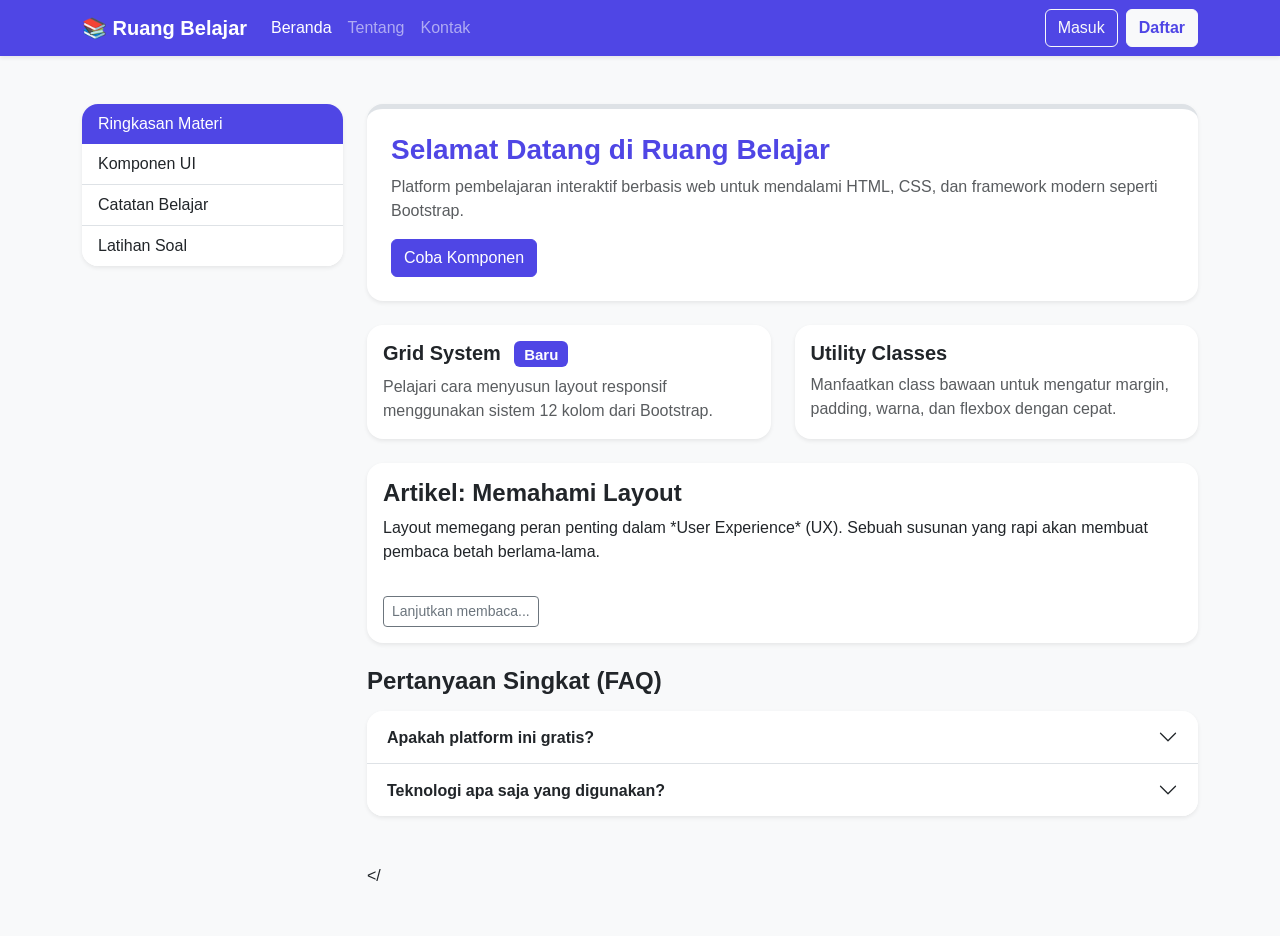
<file: index.html>
<!DOCTYPE html>
<html lang="id">
<head>
    <meta charset="UTF-8">
    <meta name="viewport" content="width=device-width, initial-scale=1.0">
    <title>Ruang Belajar - Beranda</title>
    <link href="https://cdn.jsdelivr.net/npm/bootstrap@5.3.2/dist/css/bootstrap.min.css" rel="stylesheet">
    <link rel="stylesheet" href="style.css">
</head>
<body class="bg-light">
    <nav class="navbar navbar-expand-lg navbar-dark bg-indigo sticky-top shadow-sm">
        <div class="container-xl">
            <a class="navbar-brand fw-bold" href="index.html">📚 Ruang Belajar</a>
            <button class="navbar-toggler" type="button" data-bs-toggle="collapse" data-bs-target="#navMenu">
                <span class="navbar-toggler-icon"></span>
            </button>
            <div class="collapse navbar-collapse" id="navMenu">
                <ul class="navbar-nav me-auto mb-2 mb-lg-0">
                    <li class="nav-item"><a class="nav-link active" href="index.html">Beranda</a></li>
                    <li class="nav-item"><a class="nav-link" href="#" data-bs-toggle="modal" data-bs-target="#modalTentang">Tentang</a></li>
                    <li class="nav-item"><a class="nav-link" href="#" data-bs-toggle="modal" data-bs-target="#modalKontak">Kontak</a></li>
                </ul>
                <div class="d-flex gap-2">
                    <a href="login.html" class="btn btn-outline-light">Masuk</a>
                    <a href="register.html" class="btn btn-light text-indigo fw-semibold">Daftar</a>
                </div>
            </div>
        </div>
    </nav>

    <div class="container-xl my-5">
        <div class="row g-4">
            <aside class="col-lg-3">
                <div class="card border-0 shadow-sm rounded-4 sticky-sidebar">
                    <div class="card-body p-0">
                        <div class="list-group list-group-flush rounded-4">
                            <a href="#" class="list-group-item list-group-item-action active bg-indigo border-0">Ringkasan Materi</a>
                            <a href="#" class="list-group-item list-group-item-action">Komponen UI</a>
                            <a href="#" class="list-group-item list-group-item-action">Catatan Belajar</a>
                            <a href="#" class="list-group-item list-group-item-action">Latihan Soal</a>
                        </div>
                    </div>
                </div>
            </aside>

            <main class="col-lg-9">
                <div class="p-4 bg-white shadow-sm rounded-4 mb-4 border-top border-5 border-indigo">
                    <h1 class="h3 fw-bold text-indigo">Selamat Datang di Ruang Belajar</h1>
                    <p class="text-muted">Platform pembelajaran interaktif berbasis web untuk mendalami HTML, CSS, dan framework modern seperti Bootstrap.</p>
                    <button class="btn btn-indigo text-white" data-bs-toggle="modal" data-bs-target="#modalKomponen">Coba Komponen</button>
                </div>

                <div class="row g-4 mb-4">
                    <div class="col-md-6">
                        <div class="card h-100 border-0 shadow-sm rounded-4">
                            <div class="card-body">
                                <h5 class="card-title fw-bold">Grid System <span class="badge bg-indigo ms-2">Baru</span></h5>
                                <p class="card-text text-muted">Pelajari cara menyusun layout responsif menggunakan sistem 12 kolom dari Bootstrap.</p>
                            </div>
                        </div>
                    </div>
                    <div class="col-md-6">
                        <div class="card h-100 border-0 shadow-sm rounded-4">
                            <div class="card-body">
                                <h5 class="card-title fw-bold">Utility Classes</h5>
                                <p class="card-text text-muted">Manfaatkan class bawaan untuk mengatur margin, padding, warna, dan flexbox dengan cepat.</p>
                            </div>
                        </div>
                    </div>
                </div>

                <div class="card border-0 shadow-sm rounded-4 mb-4">
                    <div class="card-body">
                        <h4 class="fw-bold">Artikel: Memahami Layout</h4>
                        <p>Layout memegang peran penting dalam *User Experience* (UX). Sebuah susunan yang rapi akan membuat pembaca betah berlama-lama.</p>
                        <div class="collapse mt-3" id="collapseArtikel">
                            <div class="p-3 bg-light rounded-3 border">
                                Ini adalah konten tambahan dari artikel yang disembunyikan. Dengan komponen Collapse Bootstrap, kita dapat menghemat ruang di layar terutama untuk pengguna smartphone.
                            </div>
                        </div>
                        <button class="btn btn-outline-secondary btn-sm mt-3" type="button" data-bs-toggle="collapse" data-bs-target="#collapseArtikel">
                            Lanjutkan membaca...
                        </button>
                    </div>
                </div>

                <h4 class="fw-bold mb-3">Pertanyaan Singkat (FAQ)</h4>
                <div class="accordion shadow-sm mb-5 rounded-4 overflow-hidden" id="faqAccordion">
                    <div class="accordion-item border-0 border-bottom">
                        <h2 class="accordion-header">
                            <button class="accordion-button collapsed fw-semibold" type="button" data-bs-toggle="collapse" data-bs-target="#faq1">
                                Apakah platform ini gratis?
                            </button>
                        </h2>
                        <div id="faq1" class="accordion-collapse collapse" data-bs-parent="#faqAccordion">
                            <div class="accordion-body">Ya, seluruh materi di Ruang Belajar dapat diakses secara gratis.</div>
                        </div>
                    </div>
                    <div class="accordion-item border-0">
                        <h2 class="accordion-header">
                            <button class="accordion-button collapsed fw-semibold" type="button" data-bs-toggle="collapse" data-bs-target="#faq2">
                                Teknologi apa saja yang digunakan?
                            </button>
                        </h2>
                        <div id="faq2" class="accordion-collapse collapse" data-bs-parent="#faqAccordion">
                            <div class="accordion-body">Website ini murni dibangun menggunakan HTML5, CSS3, JavaScript Vanilla, dan Bootstrap 5.</div>
                        </div>
                    </div>
                </div>
            </
</file>
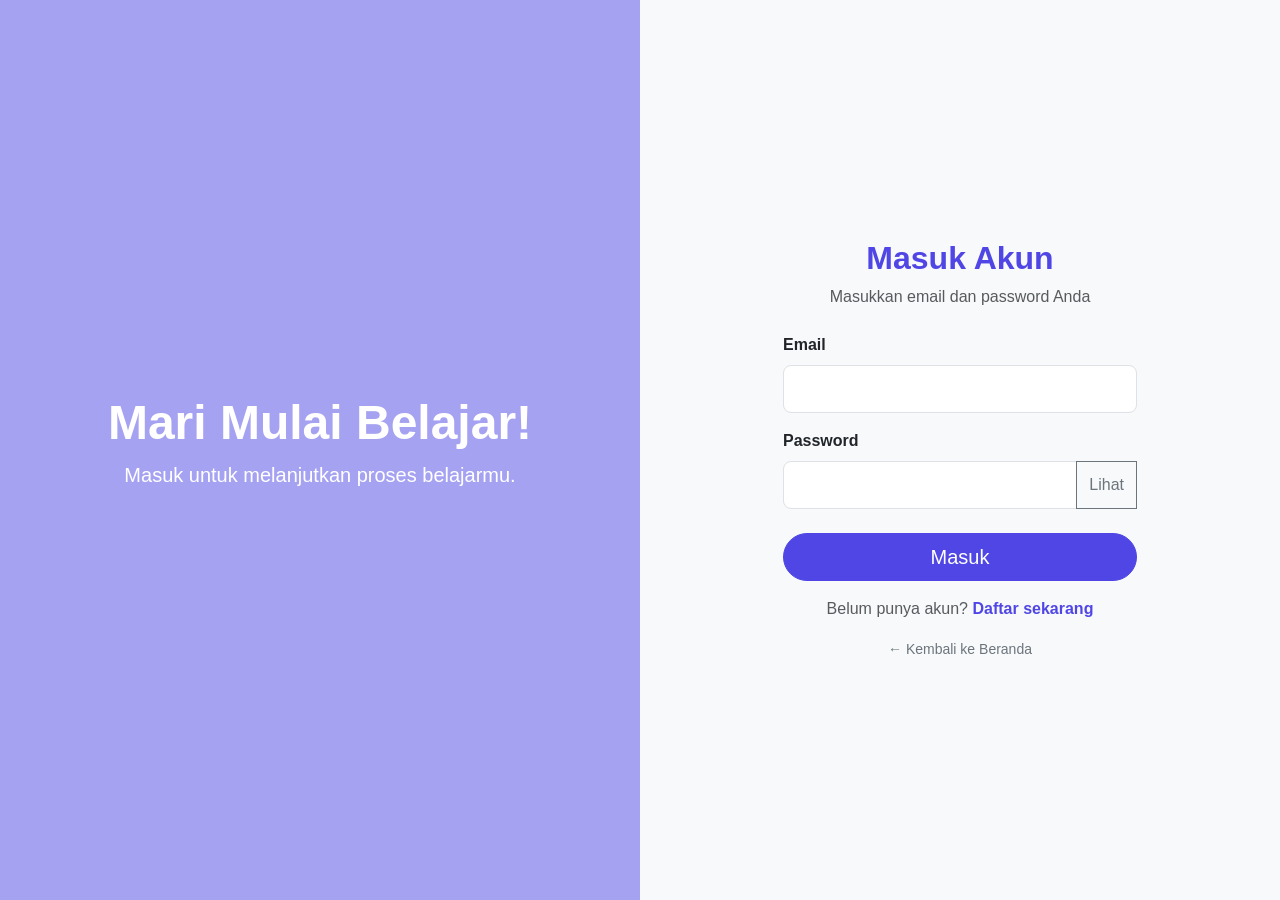
<file: login.html>
<!doctype html>
<html lang="id">
  <head>
    <meta charset="UTF-8" />
    <meta name="viewport" content="width=device-width, initial-scale=1.0" />
    <title>Masuk - Ruang Belajar</title>
    <link
      href="https://cdn.jsdelivr.net/npm/bootstrap@5.3.2/dist/css/bootstrap.min.css"
      rel="stylesheet"
    />
    <link rel="stylesheet" href="style.css" />
  </head>
  <body>
    <div class="container-fluid vh-100 p-0">
      <div class="row g-0 h-100">
        <div class="col-lg-6 d-none d-lg-block split-image position-relative">
          <div
            class="overlay w-100 h-100 bg-indigo opacity-50 position-absolute"
          ></div>
          <div
            class="position-absolute top-50 start-50 translate-middle text-center text-white z-1 w-75"
          >
            <h1 class="fw-bold display-5">Mari Mulai Belajar!</h1>
            <p class="lead">Masuk untuk melanjutkan proses belajarmu.</p>
          </div>
        </div>

        <div
          class="col-lg-6 d-flex justify-content-center align-items-center bg-light"
        >
          <div class="w-100 p-4 p-md-5" style="max-width: 450px">
            <div class="text-center mb-4">
              <h2 class="fw-bold text-indigo">Masuk Akun</h2>
              <p class="text-muted">Masukkan email dan password Anda</p>
            </div>

            <div class="alert alert-success d-none" id="loginSuccess">
              Login berhasil disimulasikan!
            </div>

            <form id="formLogin" class="needs-validation" novalidate>
              <div class="mb-3">
                <label class="form-label fw-semibold">Email</label>
                <input
                  type="email"
                  class="form-control form-control-lg rounded-3"
                  id="loginEmail"
                  required
                />
                <div class="invalid-feedback">
                  Masukkan format email yang benar.
                </div>
              </div>
              <div class="mb-4">
                <label class="form-label fw-semibold">Password</label>
                <div class="input-group">
                  <input
                    type="password"
                    class="form-control form-control-lg rounded-start-3"
                    id="loginPass"
                    minlength="8"
                    required
                  />
                  <button
                    class="btn btn-outline-secondary btn-show-pass"
                    type="button"
                  >
                    Lihat
                  </button>
                  <div class="invalid-feedback">
                    Password minimal 8 karakter dan tidak boleh hanya spasi.
                  </div>
                </div>
              </div>
              <button
                class="btn btn-indigo text-white btn-lg w-100 rounded-pill mb-3"
                type="submit"
              >
                Masuk
              </button>
              <p class="text-center text-muted">
                Belum punya akun?
                <a
                  href="register.html"
                  class="text-indigo text-decoration-none fw-bold"
                  >Daftar sekarang</a
                >
              </p>
              <div class="text-center mt-3">
                <a
                  href="index.html"
                  class="text-secondary text-decoration-none small"
                  >← Kembali ke Beranda</a
                >
              </div>
            </form>
          </div>
        </div>
      </div>
    </div>

    <script src="https://cdn.jsdelivr.net/npm/bootstrap@5.3.2/dist/js/bootstrap.bundle.min.js"></script>
    <script src="app.js"></script>
  </body>
</html>
</file>
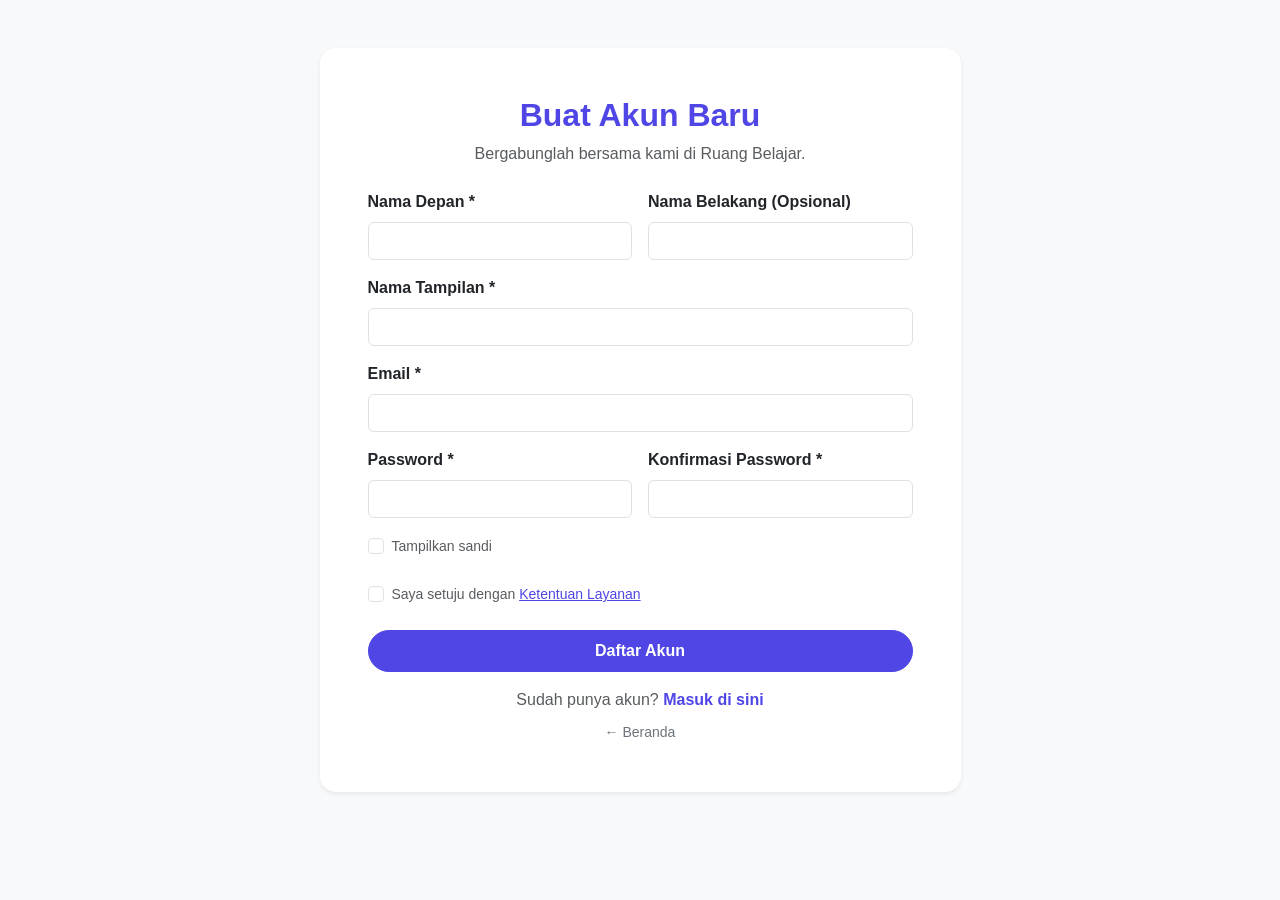
<file: register.html>
<!doctype html>
<html lang="id">
  <head>
    <meta charset="UTF-8" />
    <meta name="viewport" content="width=device-width, initial-scale=1.0" />
    <title>Daftar - Ruang Belajar</title>
    <link
      href="https://cdn.jsdelivr.net/npm/bootstrap@5.3.2/dist/css/bootstrap.min.css"
      rel="stylesheet"
    />
    <link rel="stylesheet" href="style.css" />
  </head>
  <body class="bg-light">
    <div class="container py-5">
      <div class="row justify-content-center">
        <div class="col-lg-7">
          <div class="card border-0 shadow-sm rounded-4 p-4 p-md-5">
            <h2 class="fw-bold text-center text-indigo mb-2">Buat Akun Baru</h2>
            <p class="text-center text-muted mb-4">
              Bergabunglah bersama kami di Ruang Belajar.
            </p>

            <div class="alert alert-success d-none" id="regSuccess">
              Registrasi berhasil! (Ini hanya simulasi UI frontend)
            </div>

            <form id="formRegister" class="needs-validation" novalidate>
              <div class="row g-3 mb-3">
                <div class="col-md-6">
                  <label class="form-label fw-semibold">Nama Depan *</label>
                  <input type="text" class="form-control" id="fname" required />
                  <div class="invalid-feedback">Nama depan wajib diisi.</div>
                </div>
                <div class="col-md-6">
                  <label class="form-label fw-semibold"
                    >Nama Belakang (Opsional)</label
                  >
                  <input type="text" class="form-control" id="lname" />
                </div>
              </div>

              <div class="mb-3">
                <label class="form-label fw-semibold">Nama Tampilan *</label>
                <input type="text" class="form-control" id="dname" required />
                <div class="invalid-feedback">
                  Nama tampilan tidak boleh kosong.
                </div>
              </div>

              <div class="mb-3">
                <label class="form-label fw-semibold">Email *</label>
                <input
                  type="email"
                  class="form-control"
                  id="regEmail"
                  required
                />
                <div class="invalid-feedback">
                  Gunakan format email yang valid.
                </div>
              </div>

              <div class="row g-3 mb-3">
                <div class="col-md-6">
                  <label class="form-label fw-semibold">Password *</label>
                  <input
                    type="password"
                    class="form-control pass-sync"
                    id="regPass"
                    minlength="8"
                    required
                  />
                  <div class="invalid-feedback">Minimal 8 karakter.</div>
                </div>
                <div class="col-md-6">
                  <label class="form-label fw-semibold"
                    >Konfirmasi Password *</label
                  >
                  <input
                    type="password"
                    class="form-control pass-sync"
                    id="regPassConf"
                    required
                  />
                  <div class="invalid-feedback">
                    Konfirmasi password tidak cocok!
                  </div>
                </div>
              </div>

              <div class="form-check mb-4">
                <input
                  class="form-check-input"
                  type="checkbox"
                  id="showBothPass"
                />
                <label
                  class="form-check-label text-muted small"
                  for="showBothPass"
                >
                  Tampilkan sandi
                </label>
              </div>

              <div class="form-check mb-4">
                <input
                  class="form-check-input"
                  type="checkbox"
                  id="termsCheck"
                  required
                />
                <label
                  class="form-check-label text-muted small"
                  for="termsCheck"
                >
                  Saya setuju dengan
                  <a
                    href="#"
                    class="text-indigo"
                    data-bs-toggle="modal"
                    data-bs-target="#modalKetentuan"
                    >Ketentuan Layanan</a
                  >
                </label>
                <div class="invalid-feedback">
                  Anda harus menyetujui ketentuan layanan.
                </div>
              </div>

              <button
                class="btn btn-indigo text-white w-100 rounded-pill py-2 fw-bold"
                type="submit"
              >
                Daftar Akun
              </button>
              <p class="text-center text-muted mt-3 mb-0">
                Sudah punya akun?
                <a
                  href="login.html"
                  class="text-indigo text-decoration-none fw-bold"
                  >Masuk di sini</a
                >
              </p>
              <div class="text-center mt-2">
                <a
                  href="index.html"
                  class="text-secondary text-decoration-none small"
                  >← Beranda</a
                >
              </div>
            </form>
          </div>
        </div>
      </div>
    </div>

    <div class="modal fade" id="modalKetentuan" tabindex="-1">
      <div class="modal-dialog">
        <div class="modal-content rounded-4 border-0 shadow">
          <div class="modal-header bg-light border-bottom-0">
            <h5 class="modal-title fw-bold">Ketentuan Layanan</h5>
            <button
              type="button"
              class="btn-close"
              data-bs-dismiss="modal"
            ></button>
          </div>
          <div class="modal-body text-muted small">
            <p>
              1. Data yang Anda masukkan pada form ini hanya digunakan untuk
              simulasi frontend.
            </p>
            <p>
              2. Tidak ada data pribadi atau password yang disimpan ke dalam
              server atau database sungguhan.
            </p>
            <p>
              3. Ini murni merupakan tugas pemrograman web untuk latihan
              Bootstrap dan validasi DOM JS.
            </p>
          </div>
          <div class="modal-footer border-top-0">
            <button
              type="button"
              class="btn btn-indigo text-white rounded-pill"
              data-bs-dismiss="modal"
            >
              Saya Paham
            </button>
          </div>
        </div>
      </div>
    </div>

    <script src="https://cdn.jsdelivr.net/npm/bootstrap@5.3.2/dist/js/bootstrap.bundle.min.js"></script>
    <script src="app.js"></script>
  </body>
</html>
</file>
<file: style.css>
:root {
  --indigo-primary: #4f46e5;
  --indigo-hover: #4338ca;
}

body {
  font-family: "Segoe UI", Roboto, Helvetica, Arial, sans-serif;
}

.bg-indigo {
  background-color: var(--indigo-primary) !important;
}
.text-indigo {
  color: var(--indigo-primary) !important;
}

.btn-indigo {
  background-color: var(--indigo-primary);
  border-color: var(--indigo-primary);
}
.btn-indigo:hover {
  background-color: var(--indigo-hover);
  border-color: var(--indigo-hover);
}

.sticky-sidebar {
  position: sticky;
  top: 90px;
}

.split-image {
  background-image: url("https://images.unsplash.com/photo-1464822759023-fed622ff2c3b?auto=format&fit=crop&w=1200&q=80");
  background-size: cover;
  background-position: center;
}
</file>
